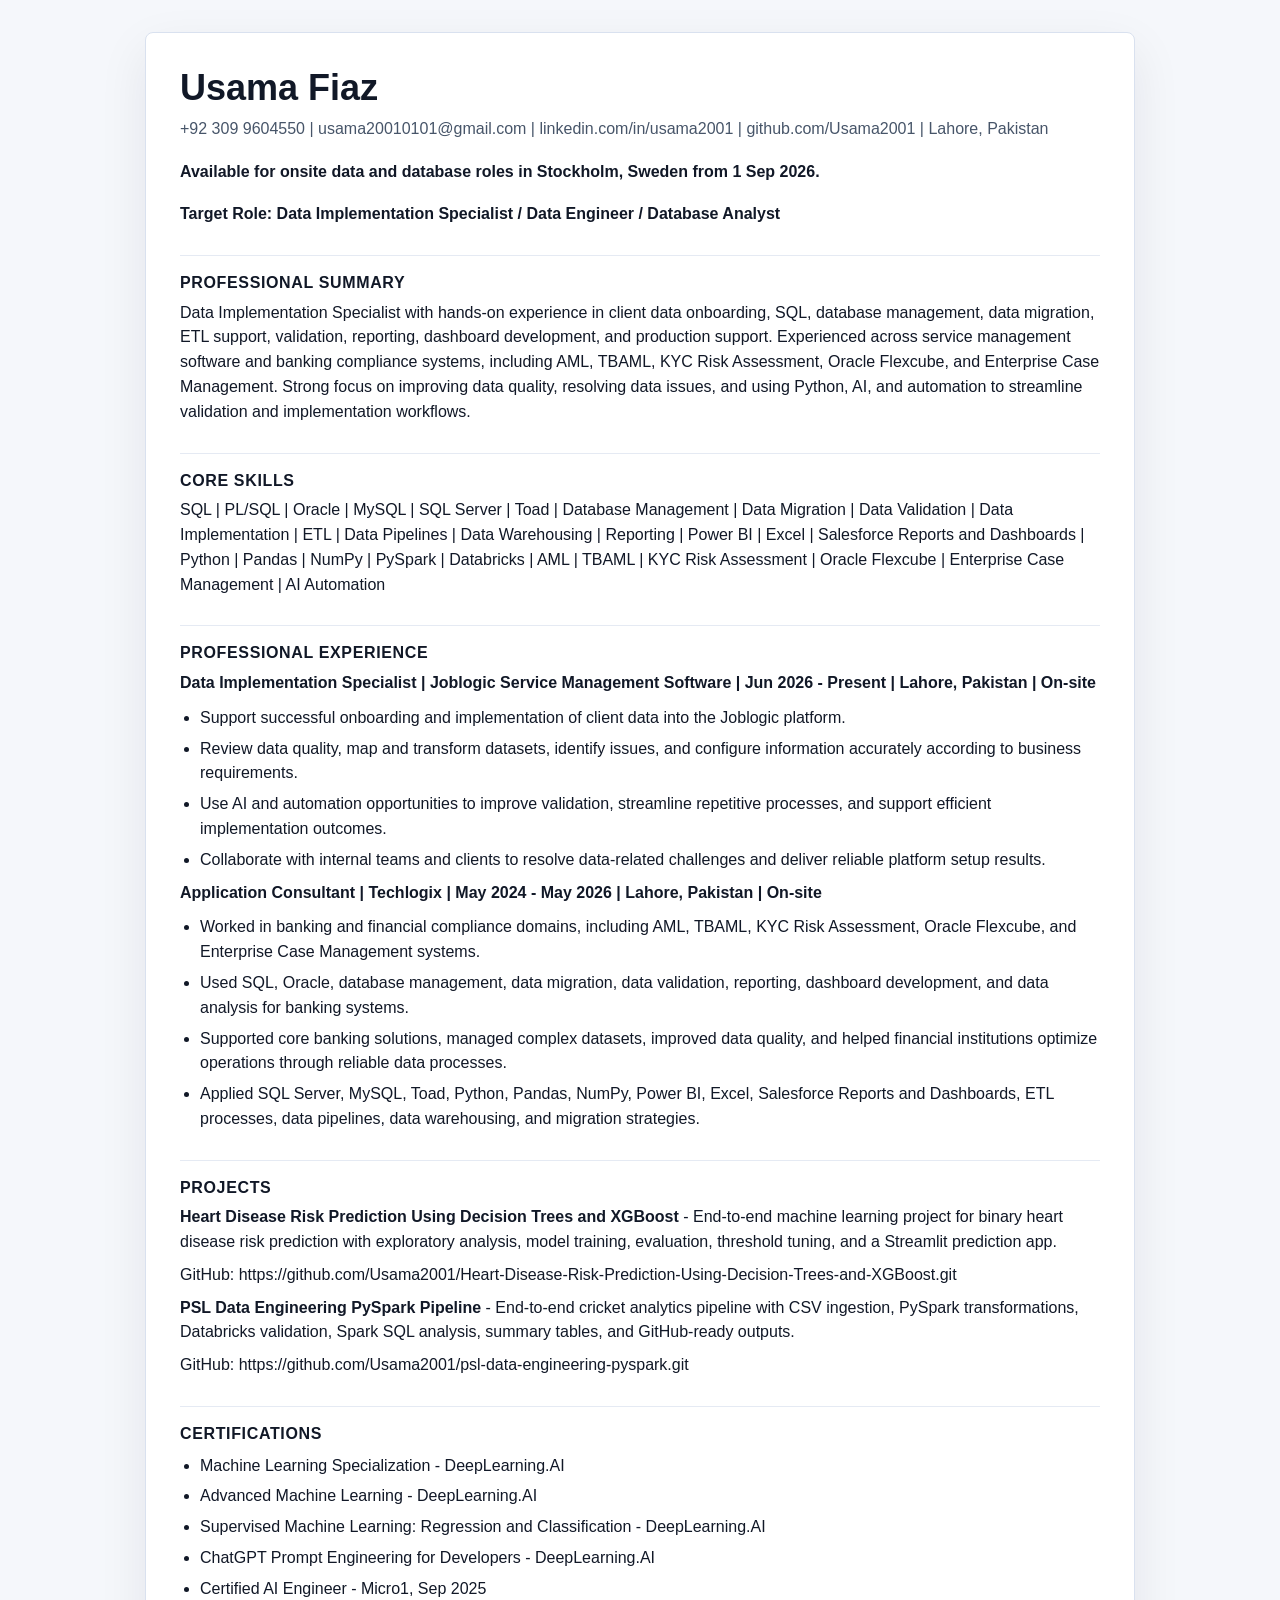
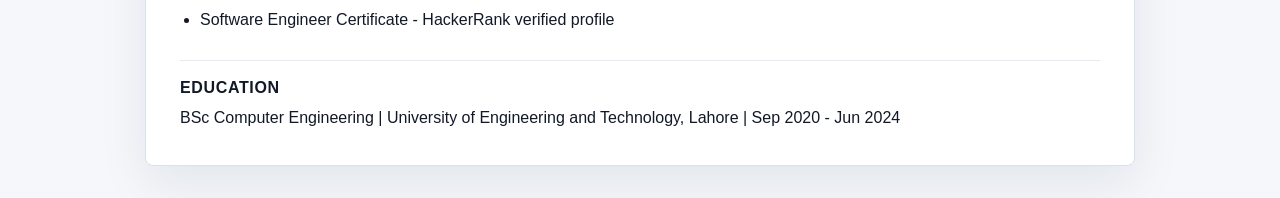
<file: Usama-Data-Implementation-CV.html>
<!DOCTYPE html>
<html lang="en">
<head>
  <meta charset="UTF-8">
  <meta name="viewport" content="width=device-width, initial-scale=1.0">
  <title>Usama Fiaz | Data Implementation CV</title>
  <style>
    body {
      margin: 0;
      background: #f5f7fb;
      color: #111827;
      font-family: Arial, sans-serif;
      line-height: 1.55;
    }

    main {
      width: min(920px, calc(100% - 32px));
      margin: 32px auto;
      padding: 34px;
      background: #ffffff;
      border: 1px solid #d9e1ef;
      border-radius: 8px;
      box-shadow: 0 18px 50px rgba(15, 23, 42, 0.08);
    }

    h1,
    h2 {
      margin: 0;
      line-height: 1.16;
    }

    h1 {
      font-size: 2.25rem;
    }

    h2 {
      margin-top: 28px;
      padding-top: 18px;
      border-top: 1px solid #e5eaf3;
      font-size: 1rem;
      letter-spacing: 0.04em;
      text-transform: uppercase;
    }

    p {
      margin: 8px 0 0;
    }

    ul {
      margin: 10px 0 0;
      padding-left: 20px;
    }

    li + li {
      margin-top: 6px;
    }

    .muted {
      color: #475569;
    }

    .role {
      margin-top: 18px;
      font-weight: 700;
    }

    @media print {
      body {
        background: #ffffff;
      }

      main {
        width: auto;
        margin: 0;
        padding: 0;
        border: 0;
        box-shadow: none;
      }
    }
  </style>
</head>
<body>
  <main>
    <h1>Usama Fiaz</h1>
    <p class="muted">+92 309 9604550 | usama20010101@gmail.com | linkedin.com/in/usama2001 | github.com/Usama2001 | Lahore, Pakistan</p>
    <p class="role">Available for onsite data and database roles in Stockholm, Sweden from 1 Sep 2026.</p>
    <p class="role">Target Role: Data Implementation Specialist / Data Engineer / Database Analyst</p>

    <h2>Professional Summary</h2>
    <p>Data Implementation Specialist with hands-on experience in client data onboarding, SQL, database management, data migration, ETL support, validation, reporting, dashboard development, and production support. Experienced across service management software and banking compliance systems, including AML, TBAML, KYC Risk Assessment, Oracle Flexcube, and Enterprise Case Management. Strong focus on improving data quality, resolving data issues, and using Python, AI, and automation to streamline validation and implementation workflows.</p>

    <h2>Core Skills</h2>
    <p>SQL | PL/SQL | Oracle | MySQL | SQL Server | Toad | Database Management | Data Migration | Data Validation | Data Implementation | ETL | Data Pipelines | Data Warehousing | Reporting | Power BI | Excel | Salesforce Reports and Dashboards | Python | Pandas | NumPy | PySpark | Databricks | AML | TBAML | KYC Risk Assessment | Oracle Flexcube | Enterprise Case Management | AI Automation</p>

    <h2>Professional Experience</h2>
    <p><strong>Data Implementation Specialist | Joblogic Service Management Software | Jun 2026 - Present | Lahore, Pakistan | On-site</strong></p>
    <ul>
      <li>Support successful onboarding and implementation of client data into the Joblogic platform.</li>
      <li>Review data quality, map and transform datasets, identify issues, and configure information accurately according to business requirements.</li>
      <li>Use AI and automation opportunities to improve validation, streamline repetitive processes, and support efficient implementation outcomes.</li>
      <li>Collaborate with internal teams and clients to resolve data-related challenges and deliver reliable platform setup results.</li>
    </ul>

    <p><strong>Application Consultant | Techlogix | May 2024 - May 2026 | Lahore, Pakistan | On-site</strong></p>
    <ul>
      <li>Worked in banking and financial compliance domains, including AML, TBAML, KYC Risk Assessment, Oracle Flexcube, and Enterprise Case Management systems.</li>
      <li>Used SQL, Oracle, database management, data migration, data validation, reporting, dashboard development, and data analysis for banking systems.</li>
      <li>Supported core banking solutions, managed complex datasets, improved data quality, and helped financial institutions optimize operations through reliable data processes.</li>
      <li>Applied SQL Server, MySQL, Toad, Python, Pandas, NumPy, Power BI, Excel, Salesforce Reports and Dashboards, ETL processes, data pipelines, data warehousing, and migration strategies.</li>
    </ul>

    <h2>Projects</h2>
    <p><strong>Heart Disease Risk Prediction Using Decision Trees and XGBoost</strong> - End-to-end machine learning project for binary heart disease risk prediction with exploratory analysis, model training, evaluation, threshold tuning, and a Streamlit prediction app.</p>
    <p>GitHub: https://github.com/Usama2001/Heart-Disease-Risk-Prediction-Using-Decision-Trees-and-XGBoost.git</p>
    <p><strong>PSL Data Engineering PySpark Pipeline</strong> - End-to-end cricket analytics pipeline with CSV ingestion, PySpark transformations, Databricks validation, Spark SQL analysis, summary tables, and GitHub-ready outputs.</p>
    <p>GitHub: https://github.com/Usama2001/psl-data-engineering-pyspark.git</p>

    <h2>Certifications</h2>
    <ul>
      <li>Machine Learning Specialization - DeepLearning.AI</li>
      <li>Advanced Machine Learning - DeepLearning.AI</li>
      <li>Supervised Machine Learning: Regression and Classification - DeepLearning.AI</li>
      <li>ChatGPT Prompt Engineering for Developers - DeepLearning.AI</li>
      <li>Certified AI Engineer - Micro1, Sep 2025</li>
      <li>Software Engineer Certificate - HackerRank verified profile</li>
    </ul>

    <h2>Education</h2>
    <p>BSc Computer Engineering | University of Engineering and Technology, Lahore | Sep 2020 - Jun 2024</p>
  </main>
</body>
</html>
</file>
